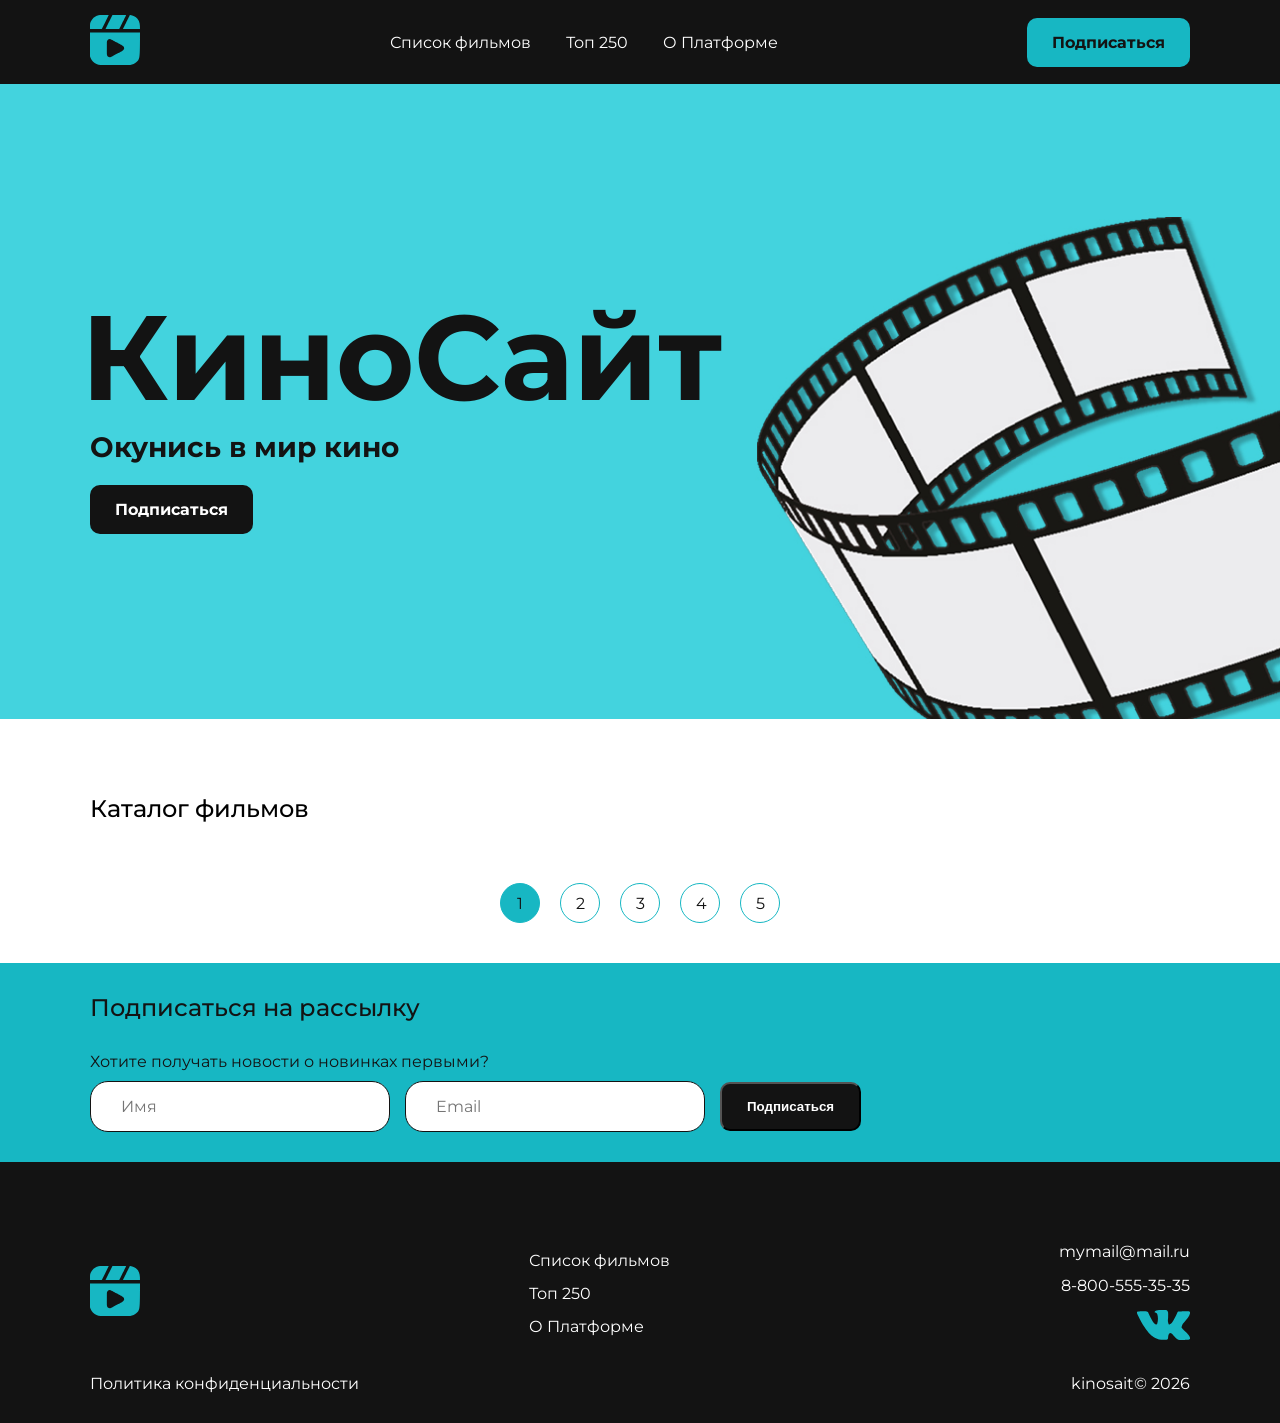
<file: index.html>
<!DOCTYPE html>
<html lang="ru">

<head>
  <!-- Мета теги -->
  <meta charset="UTF-8">
  <meta name="viewport" content="width=device-width, initial-scale=1.0">
  <meta name="description" content="КиноСайт - лучший сайт для поиска фильмов">
  <meta name="keywords" content="кино, топ фильмов, актеры, рейтинг">
  <meta name="author" content="КиноСайт">
  <meta name="robots" content="index, follow">
  <link rel="stylesheet" href="css/reset.css">
  <link rel="stylesheet" href="css/font.css">
  <link rel="stylesheet" href="css/style.css">
  <link rel="stylesheet" href="css/media.css">
  <link rel="shortcut icon" href="icons/logo.svg" type="image/x-icon">

  <title>Kinosait</title>
</head>

<body>
  <header class="header">
    <div class="container">

      <div class="header__wrapper">

        <a href="#" class="header__logo">
          <img src="icons/logo.svg" alt="header-logo" class="logo" width="50">
        </a>

        <nav class="header__menu">
          <!-- Для бургер меню -->
          <img src="icons/burger.svg" alt="" class="header__menu-burger">
          <ul class="header__menu-list">

            <li class="header__menu-item">
              <a href="#" class="header__menu-link">Список фильмов</a>
            </li>

            <li class="header__menu-item">
              <a href="top250.html" class="header__menu-link">Топ 250</a>
            </li>

            <li class="header__menu-item">
              <a href="#subscribe" class="header__menu-link">О Платформе</a>
            </li>

          </ul>
        </nav>

        <a href="#subscribe" class="header__cta">Подписаться</a>

      </div>

    </div>
  </header>

  <main class="content">

    <section class="hero">
      <div class="container">
        <h1 class="hero__title">КиноСайт</h1>
        <h3 class="hero__subtitle">Окунись в мир кино</h3>
        <a href="#subscribe" class="hero__cta">Подписаться</a>
      </div>
    </section>

    <section class="films">
      <div class="container">
        <h2 class="films__title title">Каталог фильмов</h2>

        <div class="films__cards">

        </div>
        <div class="films__pagination">
          <div class="film__pagination_number number-1 number__active">1</div>
          <div class="film__pagination_number number-2">2</div>
          <div class="film__pagination_number number-3">3</div>
          <div class="film__pagination_number number-4">4</div>
          <div class="film__pagination_number number-5">5</div>
        </div>
      </div>
    </section>

    <section class="subscribe" id="subscribe">
      <div class="container">
        <h2 class="subscribe__title title">Подписаться на рассылку</h2>
        <div class="subscribe__wrapper">
          <p class="subscribe__text">Хотите получать новости о новинках первыми?</p>
          <form class="subscribe__form">
            <input type="text" class="subscribe__input" placeholder="Имя" required>
            <input type="email" class="subscribe__input" placeholder="Email" required>
            <button class="subscribe__button">Подписаться</button>
          </form>
        </div>
      </div>
    </section>

  </main>


  <footer class="footer">
    <div class="container">
      <div class="footer__wrapper-top">

        <a href="#" class="footer__logo">
          <img src="icons/logo.svg" alt="" class="footer__logo-img">
        </a>

        <nav class="footer__menu">
          <ul class="footer__menu-list">
            <li class="footer__menu-item">
              <a href="#" class="footer__menu-link">Список фильмов</a>
            </li>
            <li class="footer__menu-item">
              <a href="top250.html" class="footer__menu-link">Топ 250</a>
            </li>
            <li class="footer__menu-item">
              <a href="#" class="footer__menu-link">О Платформе</a>
            </li>
          </ul>
        </nav>

        <div class="footer__contacts">
          <a href="mailto:mymail@mail.ru" class="footer__contacts-item">mymail@mail.ru</a>
          <a href="tel:88005553535" class="footer__contacts-item">8-800-555-35-35</a>
          <a href="#" class="footer__contacts-item">
            <img src="icons/vk.svg" alt="" width="53" height="30">
          </a>
        </div>

      </div>

      <div class="footer__wrapper-bottom">
        <a href="#" class="footer__politic">Политика конфиденциальности</a>
        <p class="footer__copyright">kinosait© 2026</p>
      </div>
    </div>
  </footer>
  <script src="js/api.js"></script>
  <script src="js/burger.js"></script>
  <script src="js/script.js"></script>
</body>

</html>
</file>
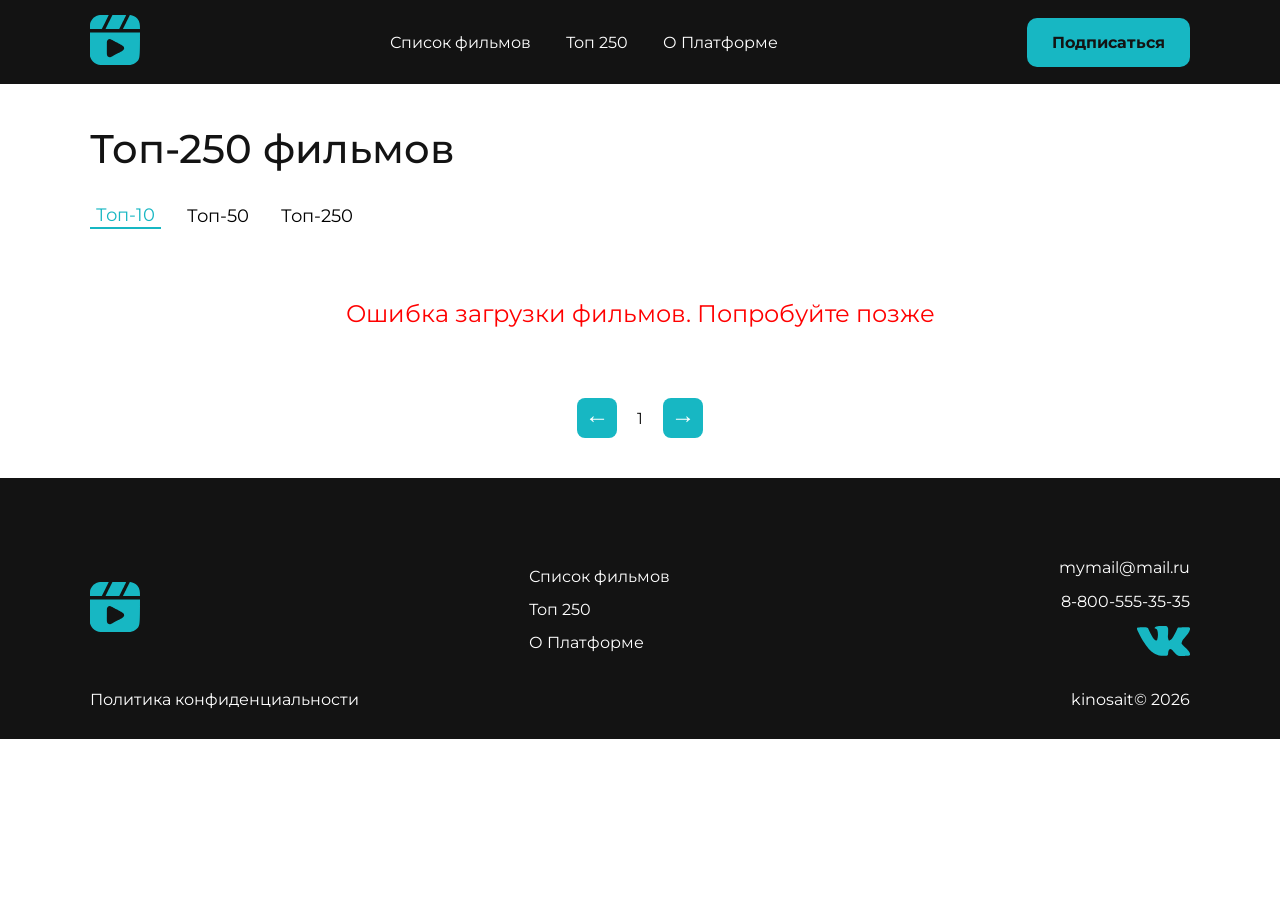
<file: top250.html>
<!DOCTYPE html>
<html lang="en">

<head>
    <meta charset="UTF-8">
    <meta name="viewport" content="width=device-width, initial-scale=1.0">
    <link rel="stylesheet" href="css/reset.css">
    <link rel="stylesheet" href="css/font.css">
    <link rel="stylesheet" href="css/style.css">
    <link rel="stylesheet" href="css/top250.css">
    <link rel="stylesheet" href="css/media.css">
    <title>Топ-250</title>
</head>

<body>
    <header class="header">
        <div class="container">

            <div class="header__wrapper">

                <a href="#" class="header__logo">
                    <img src="icons/logo.svg" alt="header-logo" class="logo" width="50">
                </a>

                <nav class="header__menu">
                    <img src="icons/burger.svg" alt="" class="header__menu-burger">
                    <ul class="header__menu-list">

                        <li class="header__menu-item">
                            <a href="index.html" class="header__menu-link">Список фильмов</a>
                        </li>

                        <li class="header__menu-item">
                            <a href="#" class="header__menu-link">Топ 250</a>
                        </li>

                        <li class="header__menu-item">
                            <a href="index.html" class="header__menu-link">О Платформе</a>
                        </li>

                    </ul>
                </nav>

                <a href="#" class="header__cta">Подписаться</a>

            </div>

        </div>
    </header>


    <main class="main">
        <section class="top250">
            <div class="container">
                <h1 class="top250__title title">Топ-250 фильмов</h1>

                <div class="top250__controls">
                    <div class="top250__tabs">
                        <button class="top250__tab active" data-limit="10">Топ-10</button>
                        <button class="top250__tab" data-limit="50">Топ-50</button>
                        <button class="top250__tab" data-limit="100">Топ-250</button>
                    </div>
                </div>

                <div class="top250__list"></div>
                <div class="top250__pagination">
                    <button class="top250__prev">&larr;</button>
                    <span class="top250__page">1</span>
                    <button class="top250__next">&rarr;</button>
                </div>
            </div>
        </section>

    </main>

    <footer class="footer">
        <div class="container">
            <div class="footer__wrapper-top">

                <a href="#" class="footer__logo">
                    <img src="icons/logo.svg" alt="" class="footer__logo-img">
                </a>

                <nav class="footer__menu">
                    <ul class="footer__menu-list">
                        <li class="footer__menu-item">
                            <a href="index.html" class="footer__menu-link">Список фильмов</a>
                        </li>
                        <li class="footer__menu-item">
                            <a href="#" class="footer__menu-link">Топ 250</a>
                        </li>
                        <li class="footer__menu-item">
                            <a href="index.html" class="footer__menu-link">О Платформе</a>
                        </li>
                    </ul>
                </nav>

                <div class="footer__contacts">
                    <a href="mailto:mymail@mail.ru" class="footer__contacts-item">mymail@mail.ru</a>
                    <a href="tel:88005553535" class="footer__contacts-item">8-800-555-35-35</a>
                    <a href="#" class="footer__contacts-item">
                        <img src="icons/vk.svg" alt="" width="53" height="30">
                    </a>
                </div>

            </div>

            <div class="footer__wrapper-bottom">
                <a href="#" class="footer__politic">Политика конфиденциальности</a>
                <p class="footer__copyright">kinosait© 2026</p>
            </div>
        </div>
    </footer>

    <script src="js/api.js"></script>
    <script src="js/burger.js"></script>
    <script src="js/top250.js"></script>
</body>

</html>
</file>
<file: css/font.css>
@font-face {
    font-family: "Montserrat";
    src: url("../fonts/Montserrat.ttf");
}
</file>
<file: css/style.css>
:root {
    --main-color: #131313;
    --secondar-color: #ffffff;
    --accent-color: #17B7C3;
    --accent-color-hover: #1B9EA8;
    --transition: 0.3s;
}

body {
    font-family: 'Montserrat', 'sans-serif';
}

.header {
    background-color: var(--main-color);
    padding: 15px 0;
}

.container {
    max-width: 1500px;
    margin: 0 auto;
}

.header__wrapper,
.footer__wrapper-top {
    display: flex;
    justify-content: space-between;
    align-items: center;
}

.header__menu-burger {
    display: none;
    position: relative;
    max-width: 50px;
}

.header__menu-active {
    display: flex;
    flex-direction: column;
    gap: 15px;
    position: absolute;
    right: 0;
    background-color: var(--main-color);
    min-width: 150px;
    padding: 10px 30px;
    margin-top: 10px;
}

.header__menu-list {
    display: flex;
    gap: 35px;
}

.header__menu-link,
.footer__menu-link,
.footer__contacts-item,
.footer__politic,
.footer__copyright {
    color: var(--secondar-color);
    transition: var(--transition);
}

.header__menu-link:hover {
    color: var(--accent-color);
    /* text-decoration: overline; */
    /* border-bottom: 1px solid var(--accent-color); */
}

.header__cta {
    font-weight: bold;
    color: var(--main-color);
    background-color: var(--accent-color);
    padding: 15px 25px;
    border-radius: 10px;
    transition: var(--transition);
}

.header__cta:hover {
    background-color: var(--accent-color-hover);
}

.hero {
    background-image: url("../img/hero-bg.jpg");
    background-size: cover;
    padding: 200px 0;
    color: var(--main-color);
    margin-bottom: 75px;
}

.hero__title {
    font-size: 120px;
    font-weight: bold;
    margin-left: -9px;
}

.hero__subtitle {
    font-size: 28px;
    margin-bottom: 36px;
}


.hero__cta {
    font-weight: bold;
    color: var(--secondar-color);
    background-color: var(--main-color);
    padding: 15px 25px;
    border-radius: 10px;
    transition: var(--transition);
}

.hero__cta:hover {
    background-color: rgb(42, 42, 42);
}

.title {
    font-size: 24px;
    font-weight: 500;
    margin-bottom: 30px;
}

.films__cards {
    display: grid;
    grid-template-columns: repeat(auto-fill, 270px);
    gap: 30px;
    justify-content: center;
}

.films__card {
    border: 1px solid var(--accent-color);
    border-radius: 10px;
    display: flex;
    flex-direction: column;
    justify-content: center;
    padding: 10px;
}

.films__card-img {
    width: 246px;
    height: 310px;
    margin-bottom: 10px;
}

.films__card-title {
    font-size: 18px;
    min-height: 70px;
    margin-bottom: 14px;
}

.films__card-wrapper {
    display: flex;
    justify-content: space-between;
    align-items: center;
    margin-bottom: 20px;
}

.films__card-link {
    border: 1px solid var(--accent-color);
    border-radius: 10px;
    max-width: 210px;
    padding: 10px 35px;
    margin: 10px auto;
    text-align: center;
    color: var(--main-color);
}

.films__pagination {
    display: flex;
    justify-content: center;
    align-items: center;
    gap: 20px;
    margin-top: 30px;
    margin-bottom: 40px;
}

.film__pagination_number {
    color: var(--main-color);
    border: 1px solid var(--accent-color);
    padding: 10px 15px;
    border-radius: 100%;
    font-size: 16px;
    text-align: center;
    cursor: pointer;
    width: 40px;
    height: 40px;
}

.film__pagination_number.number__active {
    background-color: var(--accent-color);
}

.subscribe {
    background-color: var(--accent-color);
    color: var(--main-color);
    padding: 30px;
}

.subscribe__wrapper {
    display: flex;
    justify-content: space-between;
    align-items: center;
    flex-wrap: wrap;
    gap: 10px;
}

.subscribe__form {
    display: flex;
    align-items: center;
    gap: 15px;
    flex-wrap: wrap;
}

.subscribe__input {
    font-size: 16px;
    padding: 15px 30px;
    border: 1px solid var(--main-color);
    background-color: var(--secondar-color);
    width: 300px;
    border-radius: 18px;
    font-family: 'Montserrat', 'sans-serif';
}

.subscribe__button {
    font-weight: bold;
    color: var(--secondar-color);
    background-color: var(--main-color);
    padding: 15px 25px;
    border-radius: 10px;
    transition: var(--transition);
}

.footer {
    background-color: var(--main-color);
    padding: 80px 0 30px 0;
}

/* .footer__menu-list {
    display: flex;
    flex-direction: column;
    gap: 15px;
} */

.footer__menu-item {
    padding: 7px 0;
}

.footer__contacts {
    display: flex;
    flex-direction: column;
    gap: 15px;
    text-align: right;
}

.footer__wrapper-bottom {
    display: flex;
    justify-content: space-between;
    margin-top: 30px;
}
</file>
<file: css/media.css>
@media (max-width: 1500px) {
    .container {
        max-width: 1300px;
    }
}

@media (max-width: 1300px) {
    .container {
        max-width: 1100px;
    }
}

@media (max-width: 1100px) {
    .container {
        max-width: 900px;
    }
}

@media (max-width: 900px) {
    .container {
        max-width: 700px;
    }
    .movie__detail-stars img {
        width: 25px;
        height: 25px;
    }
    .top250__card {
        grid-template-columns: 50px 80px 1fr 60px;
    }
    .top250__card-rating {
        font-size: 26px;
    }
}

@media (max-width: 768px) {
    .container {
        margin-left: 15px;
        margin-right: 15px;
    }

    .header__menu-list {
        display: none;
    }

    .header__cta {
        display: none;
    }

    .header__menu-burger {
        display: block;
        cursor: pointer;
    }

    .hero__title {
        font-size: 70px;
    }

    .hero__subtitle {
        font-size: 24px;
    }

    .footer__wrapper-top {
        flex-direction: column;
        gap: 15px;
        align-items: start;
    }

    .movie__detail-stars {
        justify-content: center;
        gap: 0;
    }
    .movie__detail-stars img {
        width: 25px;
        height: 25px;
    }
    
    .top250__card-poster {
        width: 70px;
        height: 110px;
    }
    .actors__modal-info {
        display: flex;
        flex-direction: column;
    }
    
}
@media (max-width: 600px) {
    .top250__card {
        display: flex;
        flex-direction: column;
    }
}

@media (max-width: 465px) {
    .hero__title {
        font-size: 40px;
    }

    .hero {
        padding: 100px 0;
    }

    .hero__subtitle {
        font-size: 20px;
    }

    .films__pagination {
        gap: 10px;
    }

    .footer__wrapper-bottom {
        flex-direction: column;
    }
    .subscribe__input {
        width: 280px;
    }
    .subscribe{
        padding: 5px;
    }
    .movie__detail-poster {
        width: 270px;
    }
}

@media (max-width: 390px) {
    .hero__title {
        font-size: 40px;
    }

    .hero {
        padding: 100px 0;
    }

    .hero__subtitle {
        font-size: 20px;
    }

    .footer__politic {
        font-size: 16px;
    }
}
</file>
<file: css/top250.css>
.top250 {
    padding: 40px 0;
    color: var(--main-color);
}

.top250__title {
    font-size: 40px;
    margin-bottom: 30px;
}

.top250__controls {
    margin-bottom: 20px;
}

.top250__tabs {
    display: flex;
    gap: 20px;
}

.top250__tab {
    background: none;
    border: none;
    font-size: 18px;
    font-family: "Montserrat";
    cursor: pointer;
}

.top250__tab.active {
    color: var(--accent-color);
    border-bottom: 2px solid var(--accent-color);
}

.top250__list {
    display: flex;
    flex-direction: column;
    gap: 20px;
    margin-bottom: 20px;
}

.top250__card {
    display: grid;
    grid-template-columns: 70px 120px 1fr 80px;
    align-items: center;
    gap: 25px;
    padding: 25px;
    background-color: #fff;
    border-radius: 18px;
    border: 1px solid var(--accent-color);
    cursor: pointer;
}

.top250__card-number {
    font-size: 48px;
    text-align: center;
}

.top250__card-winner .top250__card-number {
    color: var(--accent-color);
}

.top250__card-poster {
    width: 100px;
    height: 140px;
    border-radius: 18px;
}

.top250__card-content {
    display: flex;
    flex-direction: column;
    gap: 8px;
}

.top250__card-rating {
    background-color: var(--accent-color);
    padding: 15px;
    border-radius: 18px;
    font-size: 36px;
    color: #fff;
    font-weight: bold;
}

/* Пагинация */
.top250__pagination {
    display: flex;
    justify-content: center;
    align-items: center;
    gap: 20px;
    margin-top: 20px;
}

.top250__prev,
.top250__next {
    background-color: var(--accent-color);
    border: none;
    cursor: pointer;
    font-size: 24px;
    width: 40px;
    height: 40px;
    border-radius: 8px;
    color: #fff;
}

.top250__prev:disabled,
.top250__next:disabled {
    cursor: not-allowed;
    opacity: 0.5;
}

.loading,
.empty,
.error {
    text-align: center;
    padding: 50px;
    font-size: 24px;
    color: var(--main-color);
}

.error {
    color: red;
}
</file>
